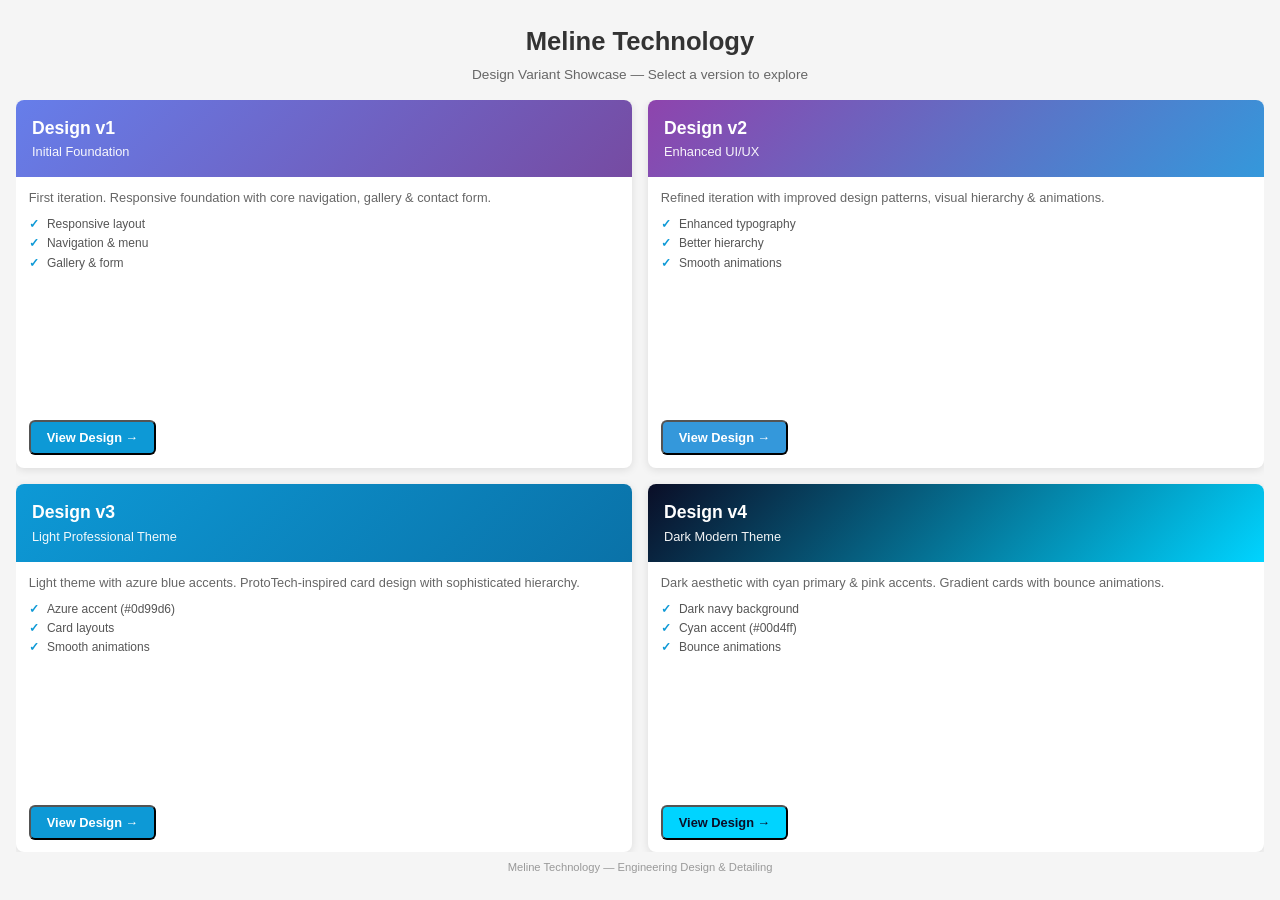
<file: index.html>
<!DOCTYPE html>
<html lang="en">
<head>
  <meta charset="UTF-8">
  <meta name="viewport" content="width=device-width, initial-scale=1.0">
  <title>Meline Technology — Design Variants</title>
  <style>
    * { margin: 0; padding: 0; box-sizing: border-box; }
    html, body { height: 100%; }
    body { font-family: -apple-system, BlinkMacSystemFont, 'Segoe UI', sans-serif; background: #f5f5f5; color: #333; line-height: 1.4; }
    .container { max-width: 1400px; margin: 0 auto; padding: 1.5rem 1rem; display: flex; flex-direction: column; height: 100vh; }
    h1 { font-size: 1.6rem; margin-bottom: 0.3rem; text-align: center; }
    .subtitle { text-align: center; color: #666; font-size: 0.85rem; margin-bottom: 1rem; }
    .grid { display: grid; grid-template-columns: repeat(2, 1fr); gap: 1rem; flex: 1; overflow: hidden; }
    .card { background: white; border-radius: 8px; overflow: hidden; box-shadow: 0 2px 8px rgba(0,0,0,0.1); transition: transform 0.2s, box-shadow 0.2s; text-decoration: none; color: inherit; display: flex; flex-direction: column; min-height: 0; }
    .card:hover { transform: translateY(-1px); box-shadow: 0 4px 12px rgba(0,0,0,0.12); }
    .card-header { padding: 1rem; background: linear-gradient(135deg, #667eea 0%, #764ba2 100%); color: white; flex-shrink: 0; }
    .card-header.v1 { background: linear-gradient(135deg, #667eea 0%, #764ba2 100%); }
    .card-header.v2 { background: linear-gradient(135deg, #8e44ad 0%, #3498db 100%); }
    .card-header.v3 { background: linear-gradient(135deg, #0d99d6 0%, #0a72a8 100%); }
    .card-header.v4 { background: linear-gradient(135deg, #0a0e27 0%, #00d4ff 100%); }
    .card-title { font-size: 1.1rem; font-weight: 700; margin-bottom: 0.2rem; }
    .card-desc { font-size: 0.8rem; opacity: 0.95; }
    .card-body { padding: 0.8rem; flex-grow: 1; overflow: hidden; }
    .card-body p { color: #666; margin-bottom: 0.5rem; font-size: 0.8rem; line-height: 1.3; }
    .features { list-style: none; margin: 0.4rem 0; }
    .features li { padding: 0.15rem 0; font-size: 0.75rem; color: #555; line-height: 1.2; }
    .features li:before { content: "✓ "; color: #0d99d6; font-weight: bold; margin-right: 0.3rem; }
    .card-footer { padding: 0.6rem 0.8rem 0.8rem; flex-shrink: 0; }
    .btn { display: inline-block; padding: 0.5rem 1rem; background: #0d99d6; color: white; border-radius: 6px; text-decoration: none; font-weight: 600; transition: background 0.2s; font-size: 0.8rem; }
    .btn:hover { background: #0a72a8; }
    .btn.v2 { background: #3498db; color: white; }
    .btn.v2:hover { background: #2980b9; }
    .btn.v4 { background: #00d4ff; color: #0a0e27; }
    .btn.v4:hover { background: #00eeff; }
    footer { text-align: center; color: #999; font-size: 0.7rem; flex-shrink: 0; padding-top: 0.5rem; margin-top: 0; }
    @media (max-width: 900px) {
      .grid { grid-template-columns: 1fr; }
      .container { height: auto; }
    }
  </style>
</head>
<body>
  <div class="container">
    <h1>Meline Technology</h1>
    <p class="subtitle">Design Variant Showcase — Select a version to explore</p>

    <div class="grid">
      <!-- v1 Initial Design -->
      <a href="./v1/index.html" class="card">
        <div class="card-header v1">
          <h2 class="card-title">Design v1</h2>
          <p class="card-desc">Initial Foundation</p>
        </div>
        <div class="card-body">
          <p>First iteration. Responsive foundation with core navigation, gallery & contact form.</p>
          <ul class="features">
            <li>Responsive layout</li>
            <li>Navigation & menu</li>
            <li>Gallery & form</li>
          </ul>
        </div>
        <div class="card-footer">
          <button class="btn">View Design →</button>
        </div>
      </a>

      <!-- v2 Enhanced Design -->
      <a href="./v2/index.html" class="card">
        <div class="card-header v2">
          <h2 class="card-title">Design v2</h2>
          <p class="card-desc">Enhanced UI/UX</p>
        </div>
        <div class="card-body">
          <p>Refined iteration with improved design patterns, visual hierarchy & animations.</p>
          <ul class="features">
            <li>Enhanced typography</li>
            <li>Better hierarchy</li>
            <li>Smooth animations</li>
          </ul>
        </div>
        <div class="card-footer">
          <button class="btn v2">View Design →</button>
        </div>
      </a>

      <!-- v3 Light Theme -->
      <a href="./v3/index.html" class="card">
        <div class="card-header v3">
          <h2 class="card-title">Design v3</h2>
          <p class="card-desc">Light Professional Theme</p>
        </div>
        <div class="card-body">
          <p>Light theme with azure blue accents. ProtoTech-inspired card design with sophisticated hierarchy.</p>
          <ul class="features">
            <li>Azure accent (#0d99d6)</li>
            <li>Card layouts</li>
            <li>Smooth animations</li>
          </ul>
        </div>
        <div class="card-footer">
          <button class="btn">View Design →</button>
        </div>
      </a>

      <!-- v4 Dark Theme -->
      <a href="./v4/index.html" class="card">
        <div class="card-header v4">
          <h2 class="card-title">Design v4</h2>
          <p class="card-desc">Dark Modern Theme</p>
        </div>
        <div class="card-body">
          <p>Dark aesthetic with cyan primary & pink accents. Gradient cards with bounce animations.</p>
          <ul class="features">
            <li>Dark navy background</li>
            <li>Cyan accent (#00d4ff)</li>
            <li>Bounce animations</li>
          </ul>
        </div>
        <div class="card-footer">
          <button class="btn v4">View Design →</button>
        </div>
      </a>
    </div>

    <footer>
      <p>Meline Technology — Engineering Design & Detailing</p>
    </footer>
  </div>
</body>
</html>
</file>
